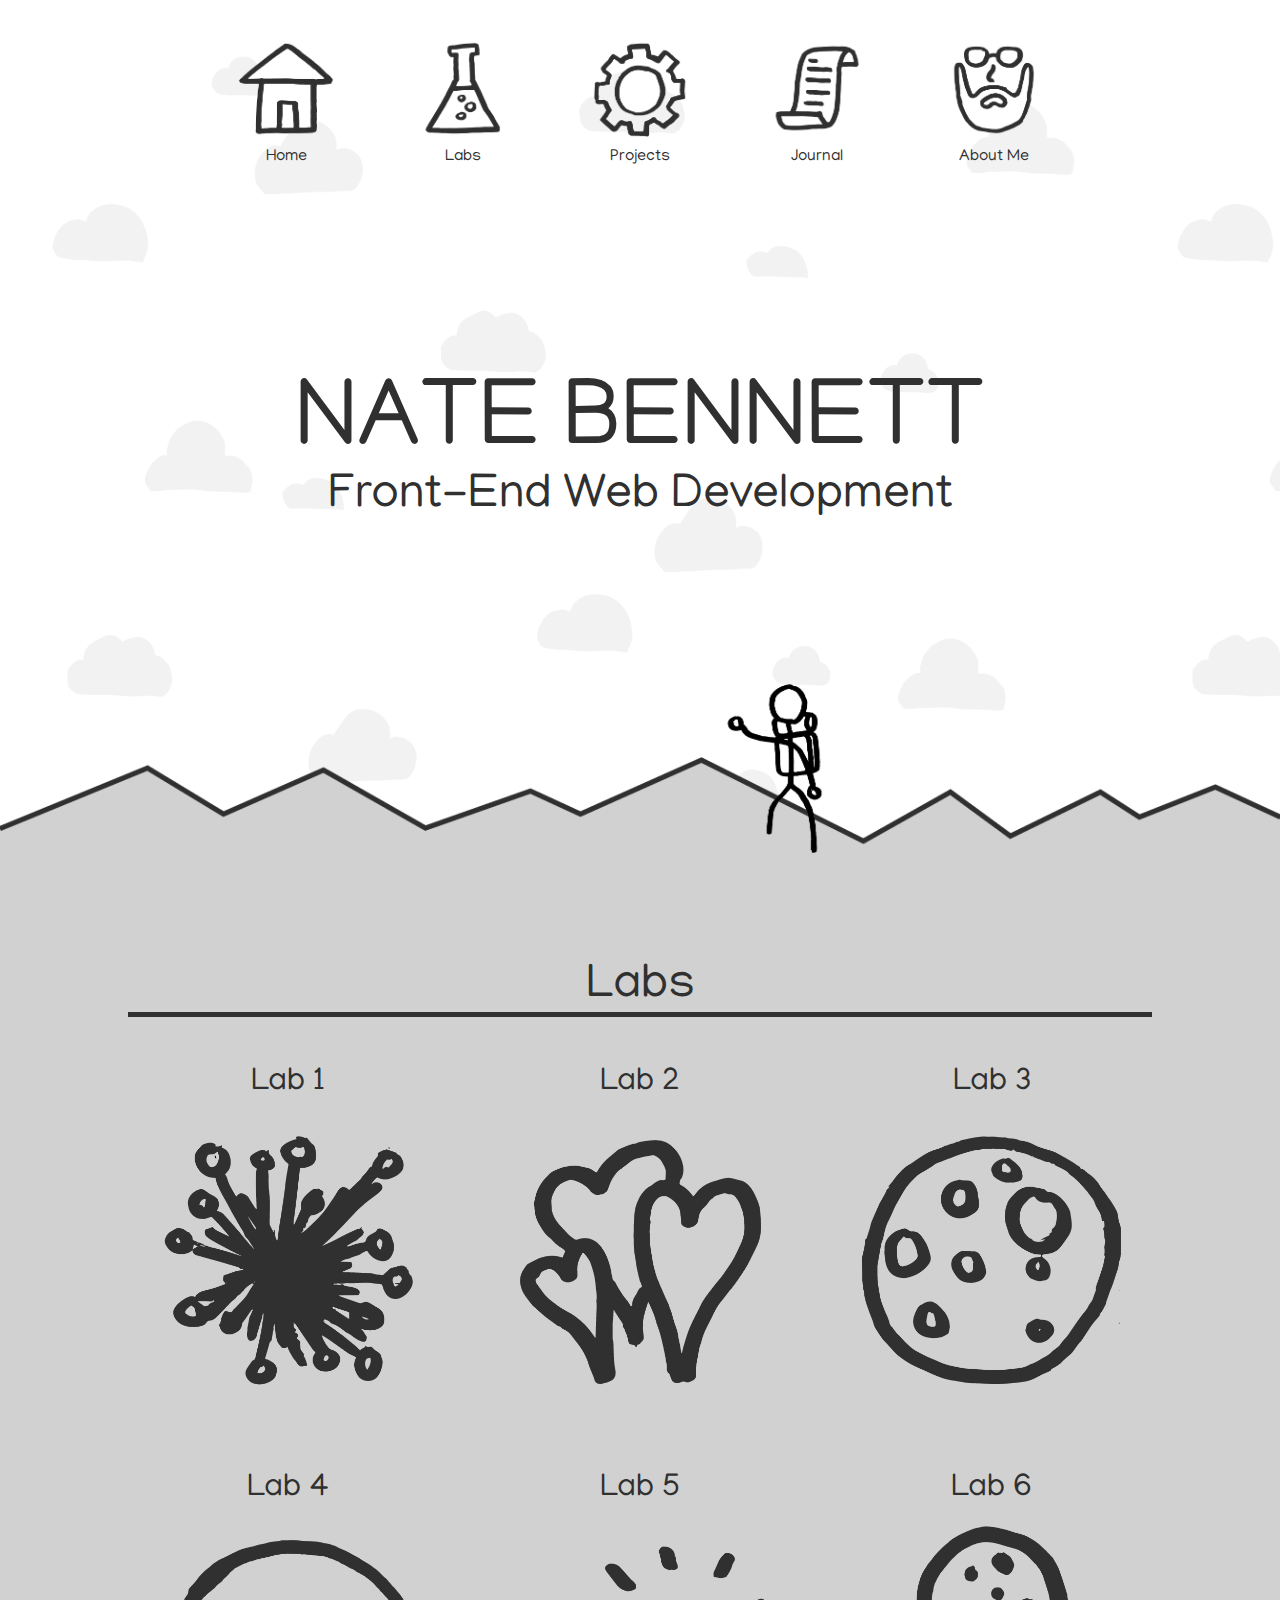
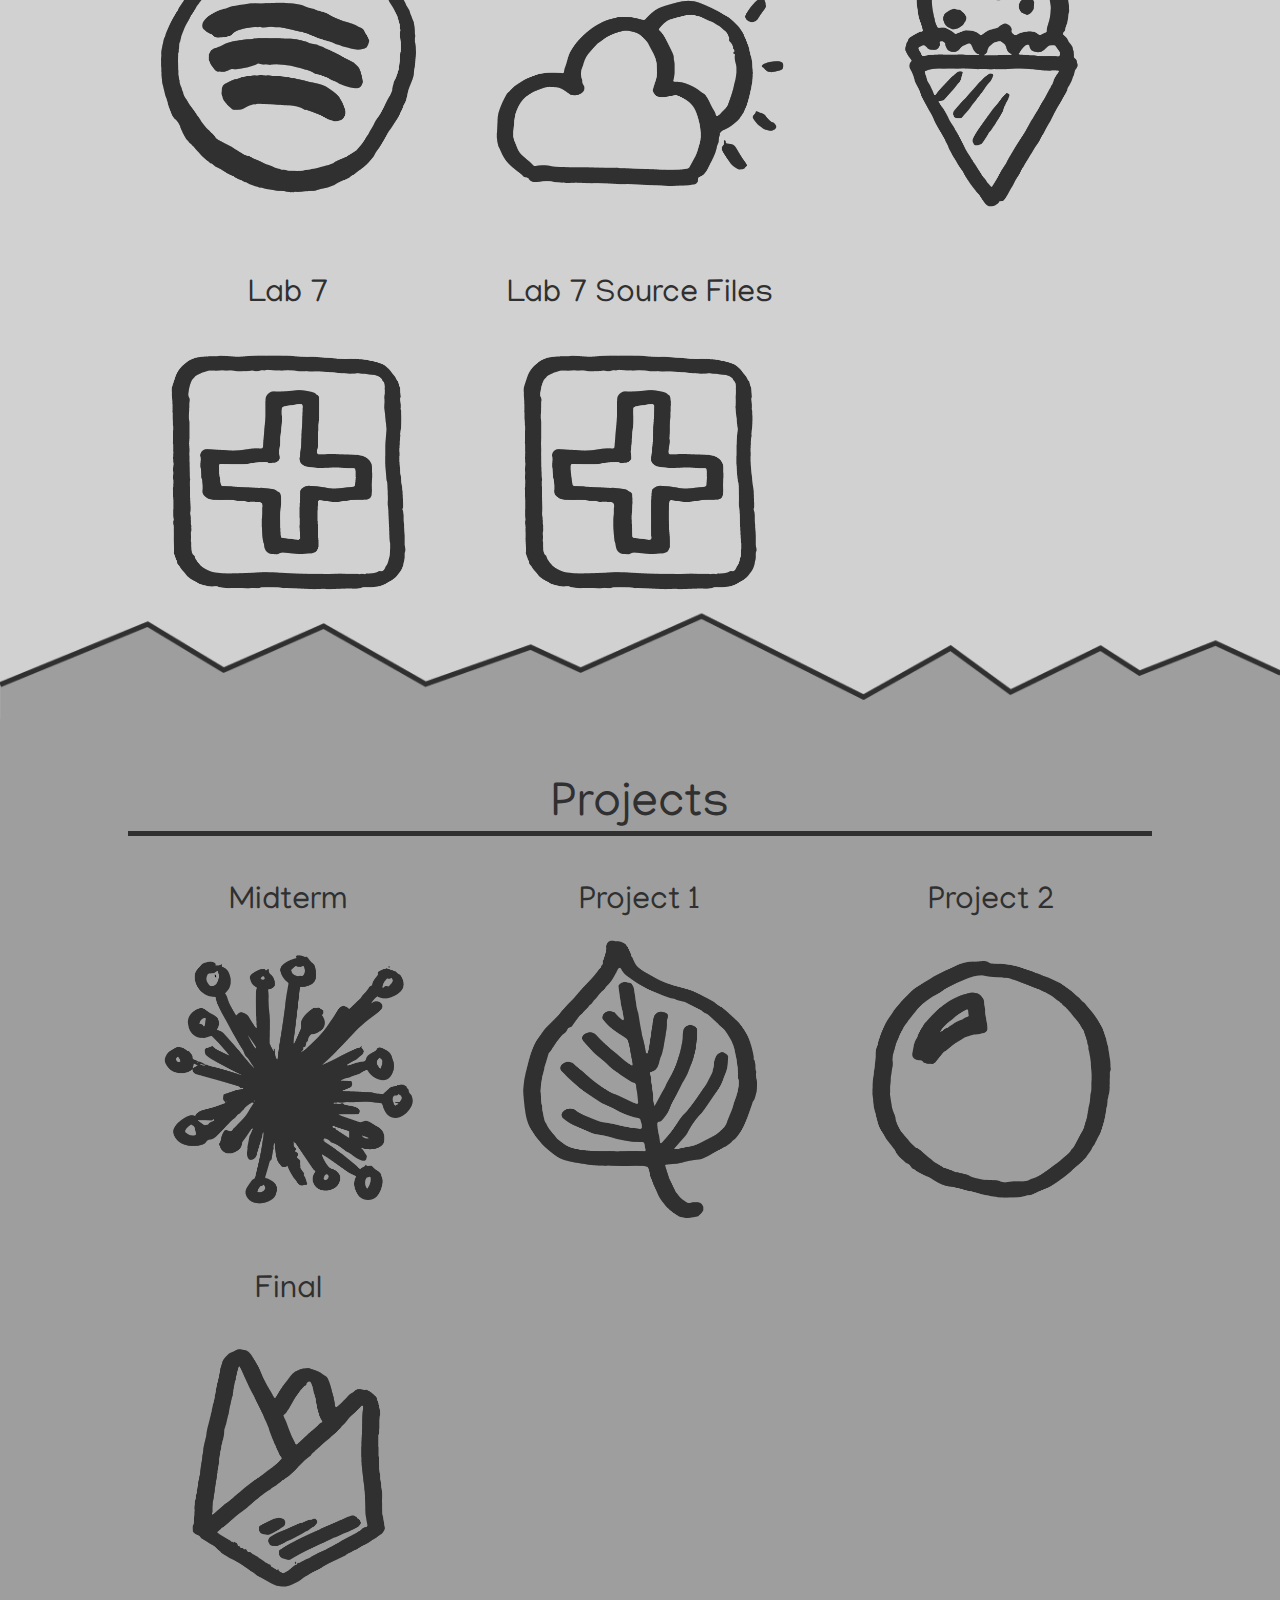
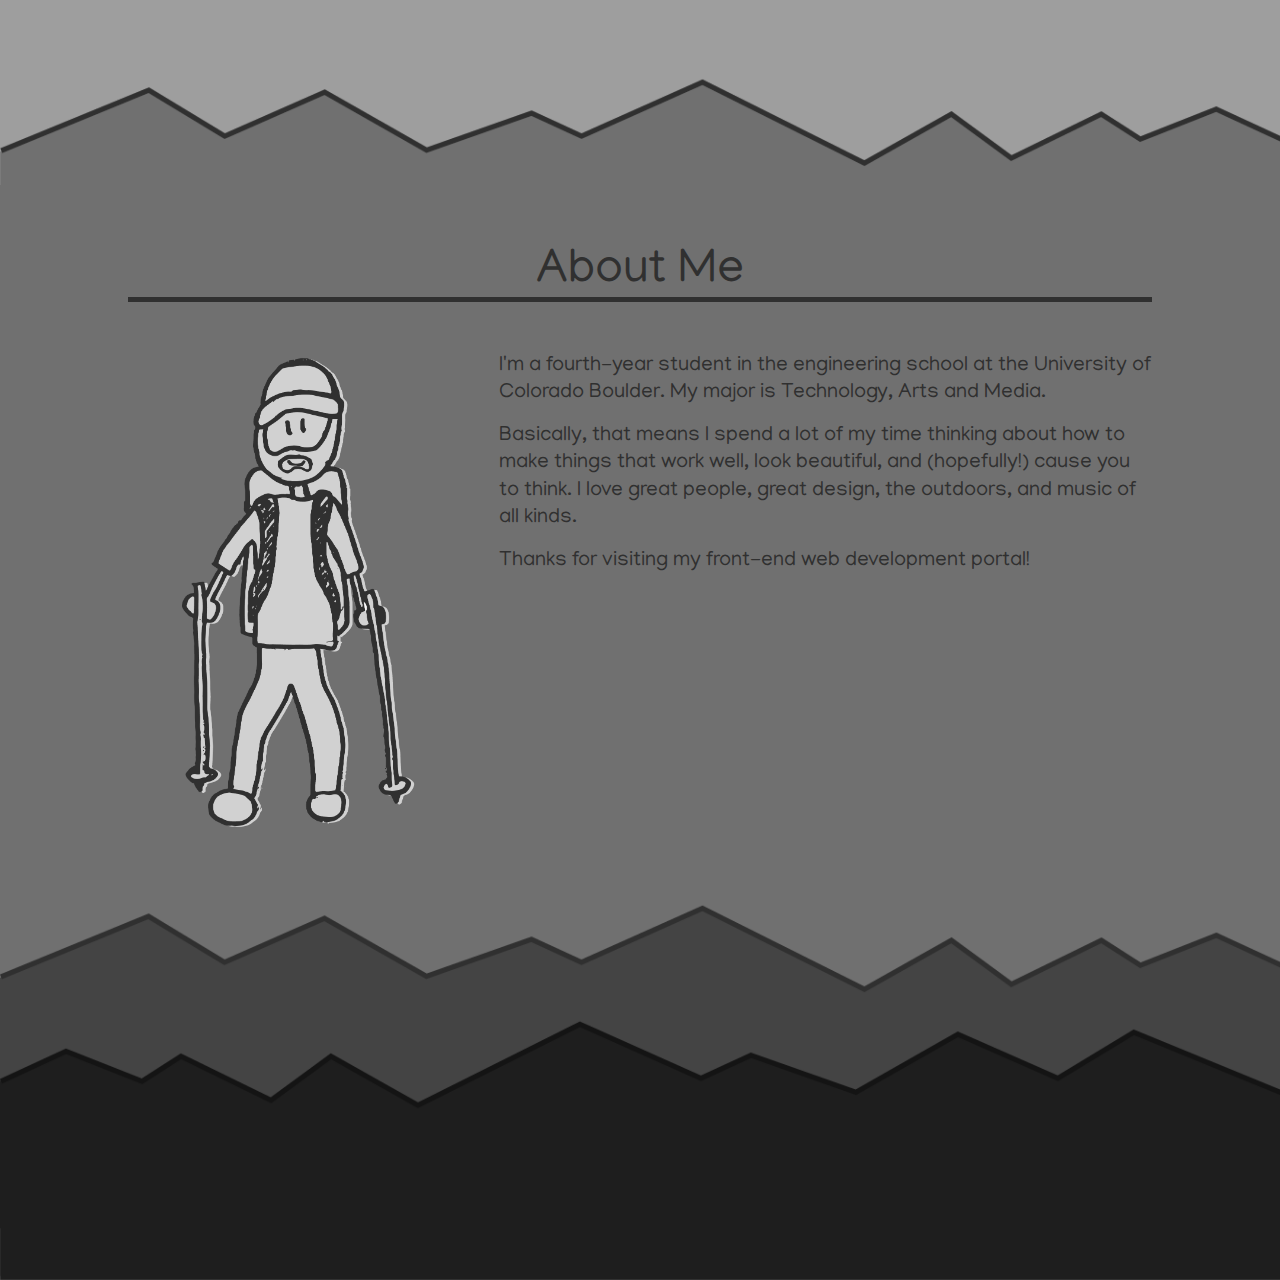
<file: index.html>
<!DOCTYPE html>
<html lang="en">
<head>
    <meta charset="UTF-8">
    <meta name="viewport" content="width=device-width, initial-scale=1.0">
    <meta http-equiv="X-UA-Compatible" content="ie=edge">
    <title>Nate's Front-End Development Portal</title>
    <link href="https://fonts.googleapis.com/css?family=Manjari:100,400,700&display=swap" rel="stylesheet">
    <link rel="stylesheet" href="reset.css">
    <link rel="stylesheet" href="portal.css">
</head>
<body>
    <nav>
        <a href="#firstPage" id="homeLink"><img id="homeIcon" src="img/home.png" alt="">Home</a>
        <a href="#labs" id="labLink"><img id="labIcon" src="img/labs.png" alt="">Labs</a>
        <a href="#projects" id="projectLink"><img id="projectIcon" src="img/projects.png" alt="">Projects</a>
        <a href="https://natebennett1.wordpress.com/" target="_blank" id="journalLink"><img id="journalIcon" src="img/journal.png" alt="">Journal</a>
        <a href="#lastPage" id="beardLink"><img id="beardIcon" src="img/beard.png" alt="">About Me</a>
    </nav>
    <section id="firstPage">
        <header>
            <h1 id="mainTitle">NATE BENNETT</h1>
            <h1 id="subtitle">Front-End Web Development</h1>
        </header>
        <img id="firstLayerBg" class="pic" src="img/firstLayer.png" alt="background mountain">
    </section>
    <main>
        <!-- To add a new lab: draw new icon, vectorize it in .ai file with grey color, color blue version, export to img file w 150ppi, name them lab#.png and lab#Active.png,
        go into HTML and update links and ids, go into Javascript and create new event listeners to switch image when clicked on,
        update link URL, and publish to creative server -->
        <div id="secondPage">
            <div id="endOfFirstPage"></div>
            <section id="labs" class="workSection">
                <h2 class="smallTitle">Labs</h2>
                <div class="gridContainer">
                    <a href="labs/lab1/index.html" target="_blank" id="lab1Link">
                        <h3>Lab 1</h3>
                        <img id="lab1Icon" class="workImg pic" src="img/lab1.png" alt="Lab 1 Icon">
                    </a>
                    <a href="labs/lab2/index.html" id="lab2Link">
                        <h3>Lab 2</h3>
                        <img id="lab2Icon" class="workImg pic" src="img/lab2.png" alt="Lab 2 Icon">
                    </a>
                    <a href="labs/lab3/index.html" id="lab3Link">
                        <h3>Lab 3</h3>
                        <img id="lab3Icon" class="workImg pic" src="img/lab3.png" alt="Lab 3 Icon">
                    </a>
                    <a href="labs/lab4/index.html" id="lab4Link">
                        <h3>Lab 4</h3>
                        <img id="lab4Icon" class="workImg pic" src="img/lab4.png" alt="Lab 4 Icon">
                    </a>
                    <a href="labs/lab5/index.html" id="lab5Link">
                        <h3>Lab 5</h3>
                        <img id="lab5Icon" class="workImg pic" src="img/lab5.png" alt="Lab 5 Icon">
                    </a>
                    <a href="labs/lab6/index.html" id="lab6Link">
                        <h3>Lab 6</h3>
                        <img id="lab6Icon" class="workImg pic" src="img/lab6.png" alt="Lab 6 Icon">
                    </a>
                    <a href="labs/lab7/react-build/index.html" id="lab7Link">
                        <h3>Lab 7</h3>
                        <img id="lab7Icon" class="workImg pic" src="img/lab7.png" alt="Lab 7 Icon">
                    </a>
                    <a href="labs/lab7files/" id="lab7filesLink">
                        <h3>Lab 7 Source Files</h3>
                        <img id="lab7filesIcon" class="workImg pic" src="img/lab7.png" alt="Lab 7 Icon">
                    </a>
                </div>
            </section>
            <div id="endOfSecondPage"></div>
            <img id="secondLayerBg" class="pic" src="img/secondLayer.png" alt="background mountain">
        </div>
        <div id="thirdPage">
            <section id="projects" class="workSection">
                <h2 class="smallTitle">Projects</h2>
                <div class="gridContainer">
                    <a href="projects/midtermProject/index.html" target="_blank" id="midtermLink">
                        <h3>Midterm</h3>
                        <img id="midtermIcon" class="workImg pic" src="img/lab1.png" alt="Midterm Icon">
                    </a>
                    <a href="projects/project1/index.html" target="_blank" id="project1Link">
                        <h3>Project 1</h3>
                        <img id="project1Icon" class="workImg pic" src="img/project1.png" alt="Project 1 Icon">
                    </a>
                    <a href="projects/project2/react-build" target="_blank" id="project2Link">
                        <h3>Project 2</h3>
                        <img id="project2Icon" class="workImg pic" src="img/project2.png" alt="Project 2 Icon">
                    </a> 
                    <a href="projects/finalProject/index.html" target="_blank" id="finalLink">
                        <h3>Final</h3>
                        <img id="finalIcon" class="workImg pic" src="img/final.png" alt="Final Icon">
                    </a>
                </div>
            </section>
            <img id="thirdLayerBg" class="pic" src="img/thirdLayer.png" alt="background mountain">
        </div>
    </main>
    <section id="lastPage">
        <footer>
            <h2 class="smallTitle">About Me</h2>
            <div class="aboutMeSection">
                <img id="aboutMePic" class="pic" src="img/me.png" alt="Nate Bennett">
                <div id="textContainer">
                    <p>I'm a fourth-year student in the engineering school at the University of Colorado Boulder. My major is Technology, Arts and Media.</p><br>
                    <p>Basically, that means I spend a lot of my time thinking about how to make things that work well, look beautiful, and (hopefully!) cause you to think. I love great people, great design, the outdoors, and music of all kinds.</p><br>
                    <p>Thanks for visiting my front-end web development portal!</p>
                    <!-- Can un-comment this to add links in the future <p>Depending on what you want to learn more about me, click on the links below or contact me!</p> -->
                </div>
            </div>
        </footer>
        <img id="fourthLayerBg" class="pic" src="img/lastLayer.png" alt="background mountain">
    </section>
    <script src="jquery-3.4.1.min.js"></script>
    <script src="portal.js"></script>
</body>
</html>
</file>
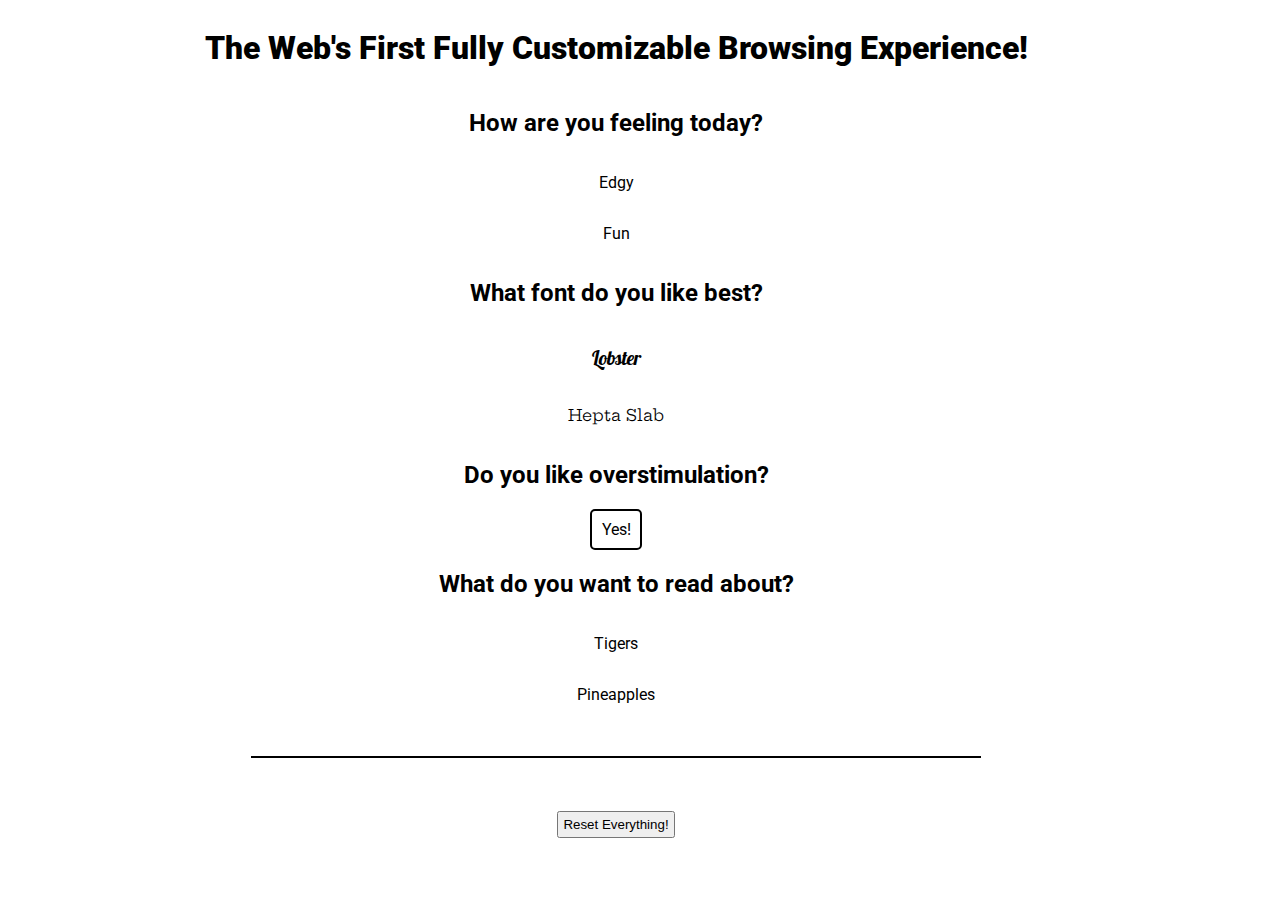
<file: labs/lab1/index.html>
<!DOCTYPE html>
<html lang="en">
<head>
    <meta charset="UTF-8">
    <meta name="viewport" content="width=device-width, initial-scale=1.0">
    <meta http-equiv="X-UA-Compatible" content="ie=edge">
    <link rel="stylesheet" href="lab01.css">
    <link href="https://fonts.googleapis.com/css?family=Hepta+Slab" rel="stylesheet">
    <link href="https://fonts.googleapis.com/css?family=Lobster" rel="stylesheet">
    <link href="https://fonts.googleapis.com/css?family=Roboto" rel="stylesheet">    
    <title>Lab 1</title>
</head>
<body>
    <h1 id="title">The Web's First Fully Customizable Browsing Experience!</h1>
    <section>
        <h2>How are you feeling today?</h2>
        <p id="edgy">Edgy</p>
        <p id="fun">Fun</p>
    </section>
    <section>
        <h2>What font do you like best?</h2>
        <p id="lobster">Lobster</p>
        <p id="hepta">Hepta Slab</p>
    </section>
    <section>
        <h2>Do you like overstimulation?</h2>
        <div id="yesFireworks">Yes!</div>
    </section>
    <section>
        <h2>What do you want to read about?</h2>
        <p id="tigers">Tigers</p>
        <p id="pineapples">Pineapples</p>
    </section>
    <section id="empty">
    </section>
    <div id="separator">
        <p> </p>
    </div>
        <button type="button" id="reset">Reset Everything!</button>
    <script src="lab01.js"></script>
</body>
</html>
</file>
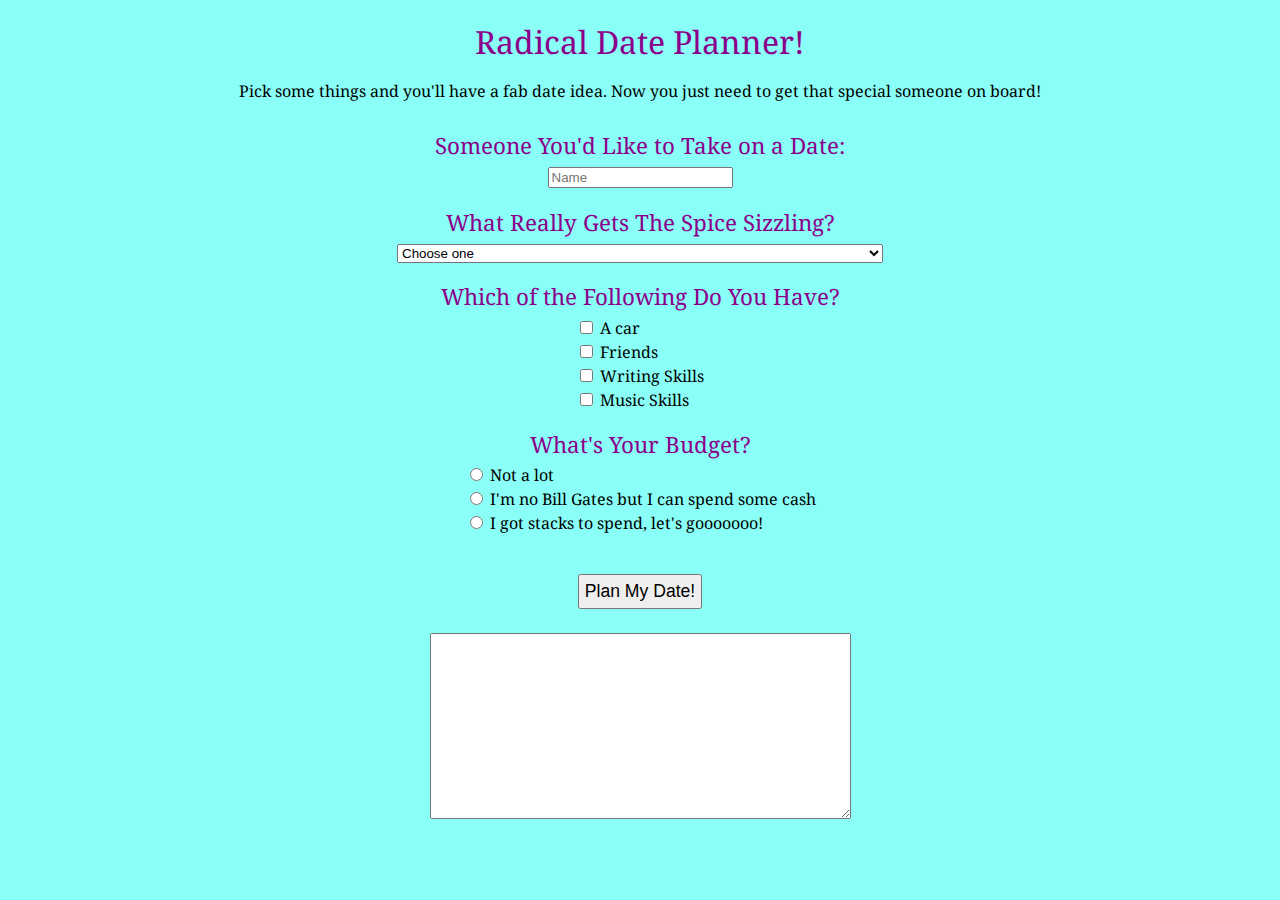
<file: labs/lab2/index.html>
<!DOCTYPE html>
<html lang="en">
<head>
    <meta charset="UTF-8">
    <meta name="viewport" content="width=device-width, initial-scale=1.0">
    <meta http-equiv="X-UA-Compatible" content="ie=edge">
    <title>Lab 2</title>
    <link href="https://fonts.googleapis.com/css?family=Noto+Serif&display=swap" rel="stylesheet">
    <link rel="stylesheet" href="../../reset.css">
    <link rel="stylesheet" href="lab2.css">
</head>
<body>
    <h1>Radical Date Planner!</h1>
    <p>Pick some things and you'll have a fab date idea. Now you just need to get that special someone on board!</p>
    <form>
        <h2>Someone You'd Like to Take on a Date:</h2>
        <input class="bottomMargin" type="text" id="name" placeholder="Name">
        <h2>What Really Gets The Spice Sizzling?</h2>
        <select id="idea" class="bottomMargin">
            <option value="none">Choose one</option>
            <option value="dinner">A nice romantic dinner, complete with wine and serenade</option>
            <option value="skydiving">An adrenaline-fueled skydiving session on a bright sunny day</option>
            <option value="getaway">An elaborate weekend getaway to another country, somewhere exotic and wild</option>
            <option value="picnic">A cute picnic in the park, with cheese, crackers and jam</option>
            <option value="casual">Nothing too fancy, just dinner in the neighborhood and a fun movie afterward</option>
        </select>
        <fieldset>
            <h2>Which of the Following Do You Have?</h2>
            <div class="group">
                <div>
                    <input type="checkbox" value="car" id="car">
                    <label for="car">A car</label>
                </div>
                <div>
                    <input type="checkbox" value="friends" id="friends">
                    <label for="friends">Friends</label>
                </div>
                <div>
                    <input type="checkbox" value="writing" id="writing">
                    <label for="writing">Writing Skills</label>
                </div>
                <div>
                    <input type="checkbox" value="music" id="music">
                    <label for="music">Music Skills</label>
                </div>
            </div>
        </fieldset>
        <fieldset>
            <h2>What's Your Budget?</h2>
            <div class="group">
                <div>
                    <input type="radio" value="low" name="budget" id="low">
                    <label for="low">Not a lot</label>
                </div>
                <div>
                    <input type="radio" value="medium" name="budget" id="medium">
                    <label for="medium">I'm no Bill Gates but I can spend some cash</label>
                </div>
                <div>
                    <input type="radio" value="high" name="budget" id="high">
                    <label for="high">I got stacks to spend, let's gooooooo!</label>
                </div>
            </div>
        </fieldset>
        <button type="button" id="enter">Plan My Date!</button>
    </form>
    <textarea name="output" id="output" cols="50" rows="10"></textarea>
    <script src="lab2.js"></script>
</body>
</html>
</file>
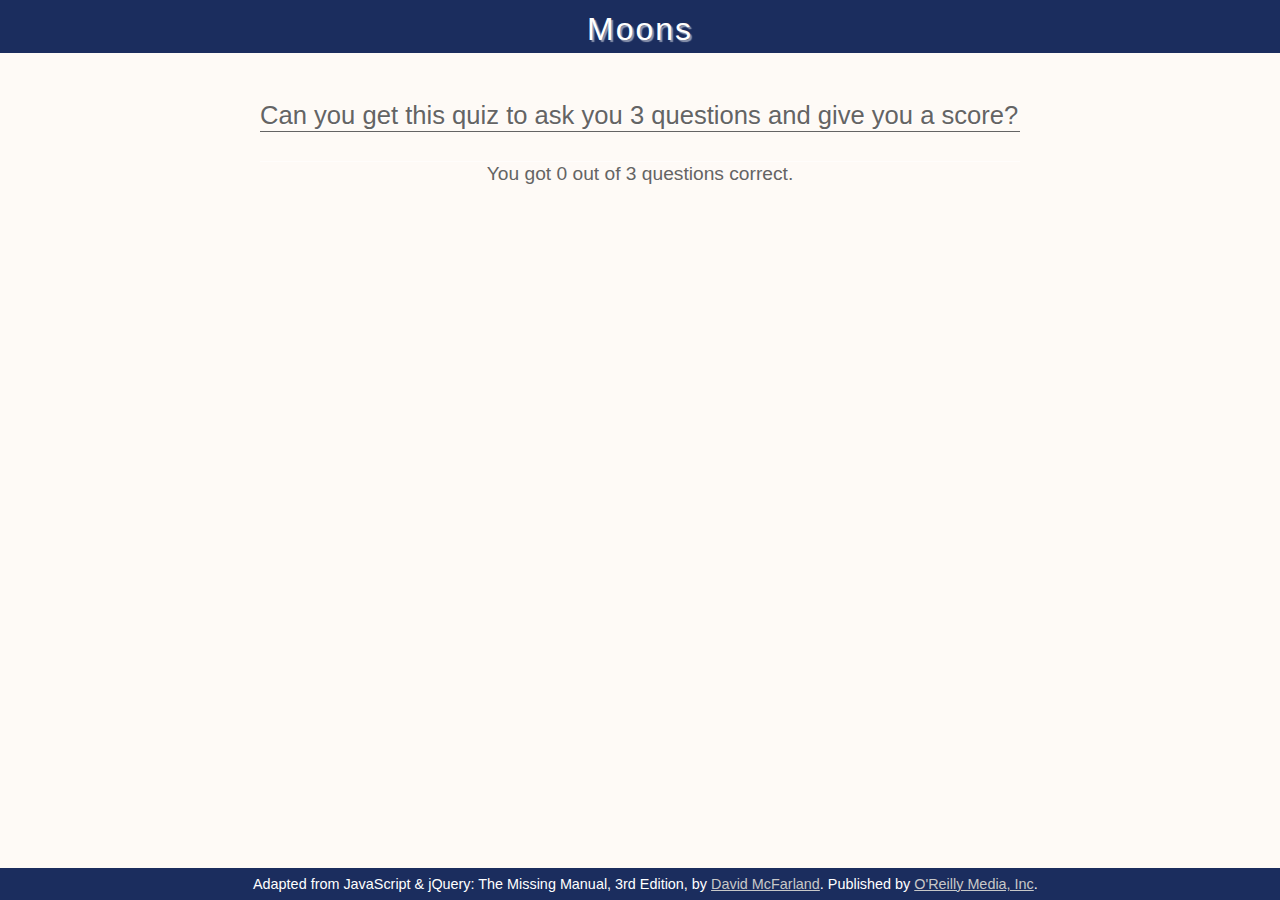
<file: labs/lab3/index.html>
<!DOCTYPE html>
<html>
<head>
<meta charset="UTF-8">
<title>Debugging Programs</title>
<link href="lab3.css" rel="stylesheet">
</head>

<body>
<div class="wrapper">
	<header>
    Moons
	</header>
	<div class="content">
		<div class="main">
			<h1>Can you get this quiz to ask you 3 questions and give you a score?</h1>
			<div id="questionArea">
			</div>
		</div>
	</div>
	<footer>
    <p>Adapted from JavaScript &amp; jQuery: The Missing Manual, 3rd Edition, by <a href="http://sawmac.com/">David McFarland</a>. Published by <a href="http://oreilly.com/">O'Reilly Media, Inc</a>.</p>
	</footer>
</div>
<script>alert("Ready for a quiz?");</script>
<script src="lab3.js"></script>

<!-- Error 1: runaway script tag in JS file -->
<!-- Error 2?: quiz was spelled qui in the html file -->
<!-- Error 3: no quotation marks around string in alert command -->
<!-- Error 4: needs end bracket after quiz question array -->
<!-- Error 5: quiz function needs to be called in linked js file instead of html file, can't reference it otherwise -->
<!-- Error 6: missing semicolon in for loop initializer -->
<!-- Error 7: in line 22, score+ needs to read score++ instead -->
<!-- Error 8: script needs to be linked at bottom of html for correct prompt order -->
<!-- Error 9: in JS line 14, quiz_questions.count needs to be quiz_questions.length -->
<!-- Error 10: assignment operator in line 23 instead of equality comparison -->
<!-- Error 11: in for loop, <= needs to be < -->


</body>
</html>
</file>
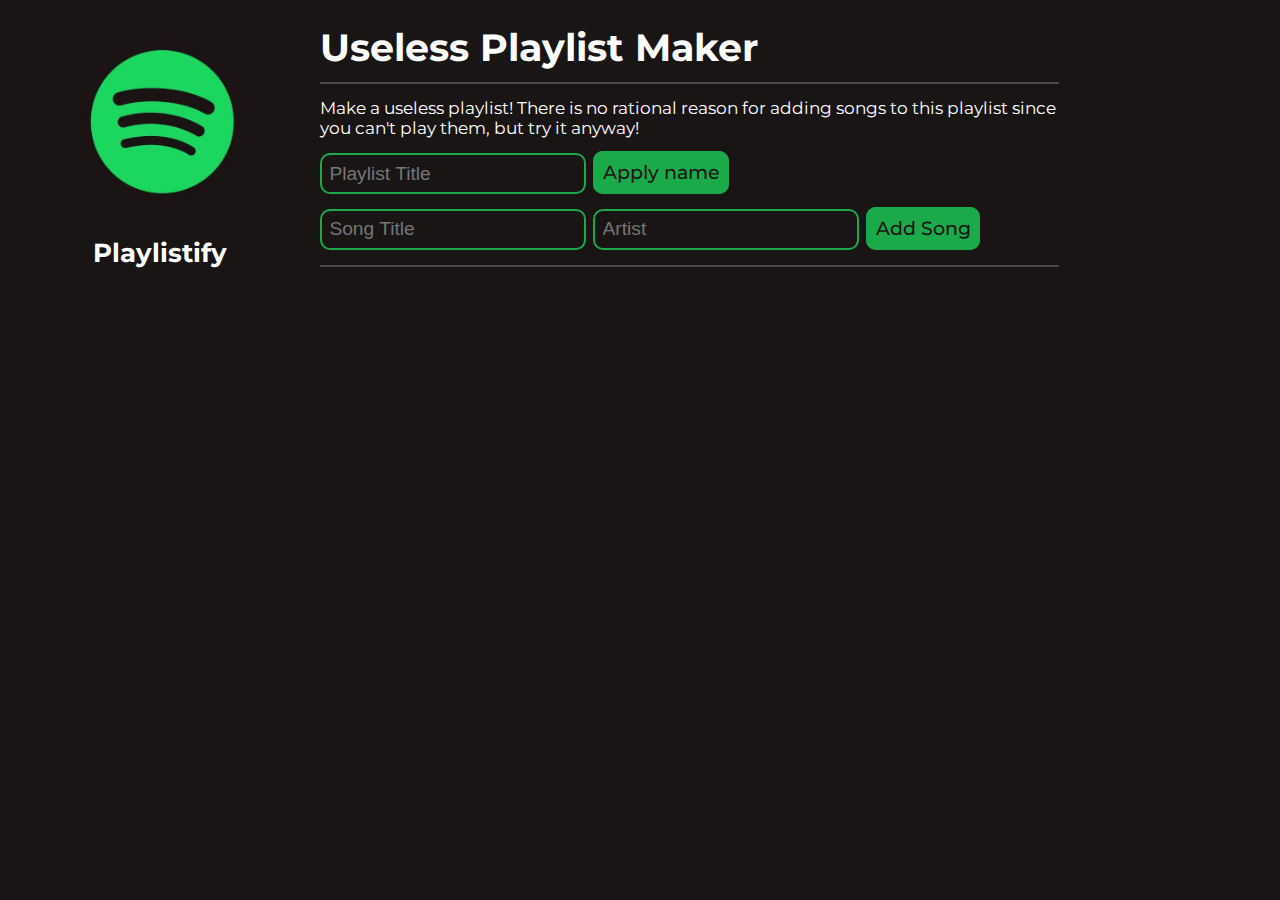
<file: labs/lab4/index.html>
<!DOCTYPE html>
<html lang="en">
<head>
    <meta charset="UTF-8">
    <meta name="viewport" content="width=device-width, initial-scale=1.0">
    <meta http-equiv="X-UA-Compatible" content="ie=edge">
    <title>Lab 4</title>
    <link href="https://fonts.googleapis.com/css?family=Montserrat:300,400,500,700,800&display=swap" rel="stylesheet">
    <link rel="stylesheet" href="../../reset.css">
    <link rel="stylesheet" href="lab4.css">
</head>
<body>
    <section>
        <img src="spotify.jpg" alt="Spotify logo">
        <h1>Playlistify</h1>
    </section>
    <main>
        <h2>Useless Playlist Maker</h2>
        <p>Make a useless playlist! There is no rational reason for adding songs to this playlist since you can't play them, but try it anyway!</p>
        <div>
            <input type="text" id="playlistAdder" placeholder="Playlist Title"><span class="button" id="nameButton">Apply name</span>
        </div>
        <div>
            <input type="text" id="songAdder" placeholder="Song Title"><input id="artistAdder" type="text" placeholder="Artist"><span class="button" id="addButton">Add Song</span>
        </div>
        <div class="playlistContainer">
            <h3 id="playlistNameContainer"></h3>
            <ul id="playlist"></ul>
        </div>
    </main>
    <script src="https://code.jquery.com/jquery-3.4.1.js"
        integrity="sha256-WpOohJOqMqqyKL9FccASB9O0KwACQJpFTUBLTYOVvVU="
        crossorigin="anonymous">
    </script>
    <script src="lab4.js"></script>
</body>
</html>
</file>
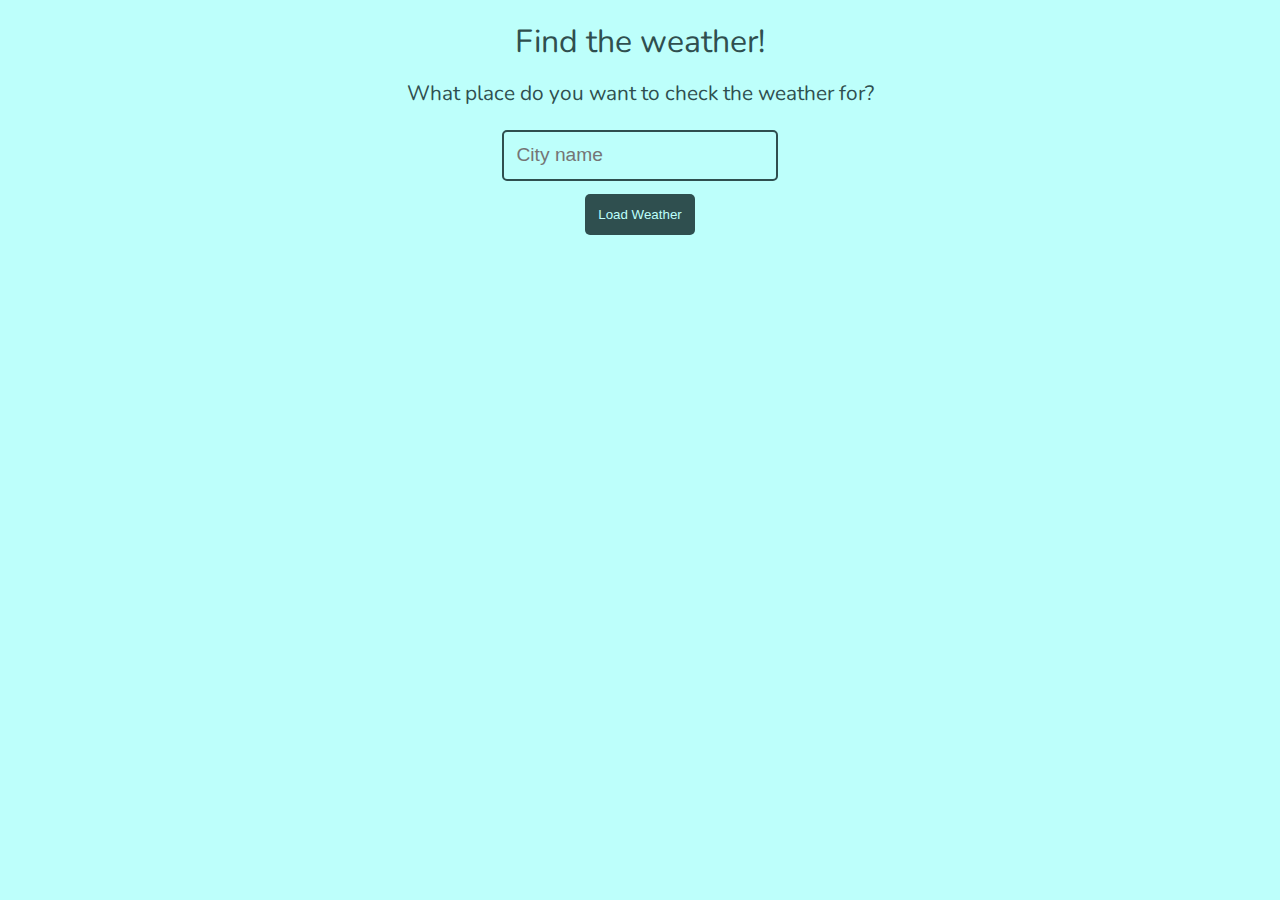
<file: labs/lab5/index.html>
<!DOCTYPE html>
<html lang="en">
<head>
    <meta charset="UTF-8">
    <meta name="viewport" content="width=device-width, initial-scale=1.0">
    <meta http-equiv="X-UA-Compatible" content="ie=edge">
    <link href="https://fonts.googleapis.com/css?family=Nunito&display=swap" rel="stylesheet">
    <link rel="stylesheet" href="../../reset.css">
    <link rel="stylesheet" href="lab5.css">
    <title>Lab 5</title>
</head>
<body>
    <h1>Find the weather!</h1>
    <h2>What place do you want to check the weather for?</h2>
    <input type="text" id="inputBox" placeholder="City name">
    <button id="query">Load Weather</button>
    <section id="results"></section>
    <script src="https://code.jquery.com/jquery-3.4.1.js"
        integrity="sha256-WpOohJOqMqqyKL9FccASB9O0KwACQJpFTUBLTYOVvVU="
        crossorigin="anonymous">
    </script>
    <script src="lab5.js"></script>
</body>
</html>
</file>
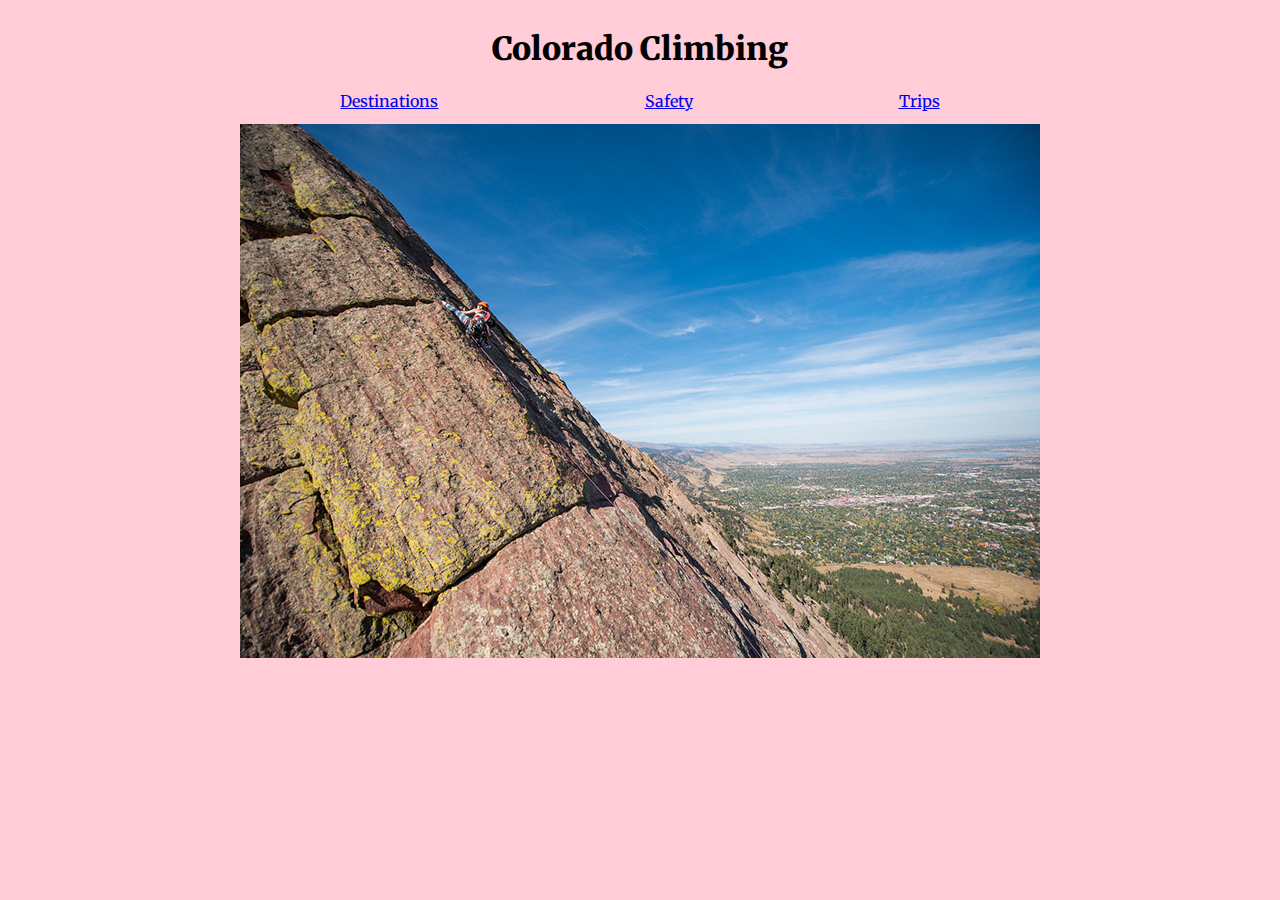
<file: projects/midtermProject/index.html>
<!DOCTYPE html>
<html lang="en">
<head>
    <meta charset="UTF-8">
    <meta name="viewport" content="width=device-width, initial-scale=1.0">
    <meta http-equiv="X-UA-Compatible" content="ie=edge">
    <link rel="stylesheet" href="midterm.css">
    <title>Colorado Climbing</title>
</head>
<body id="homepage">
    <h1>Colorado Climbing</h1>
    <nav>
        <a href="destinations.html">Destinations</a>
        <a href="safety.html">Safety</a>
        <a href="trips.html">Trips</a>
    </nav>
    <main>
        <img src="images/flatirons.jpg" alt="flatirons">
    </main>
</body>
</html>
</file>
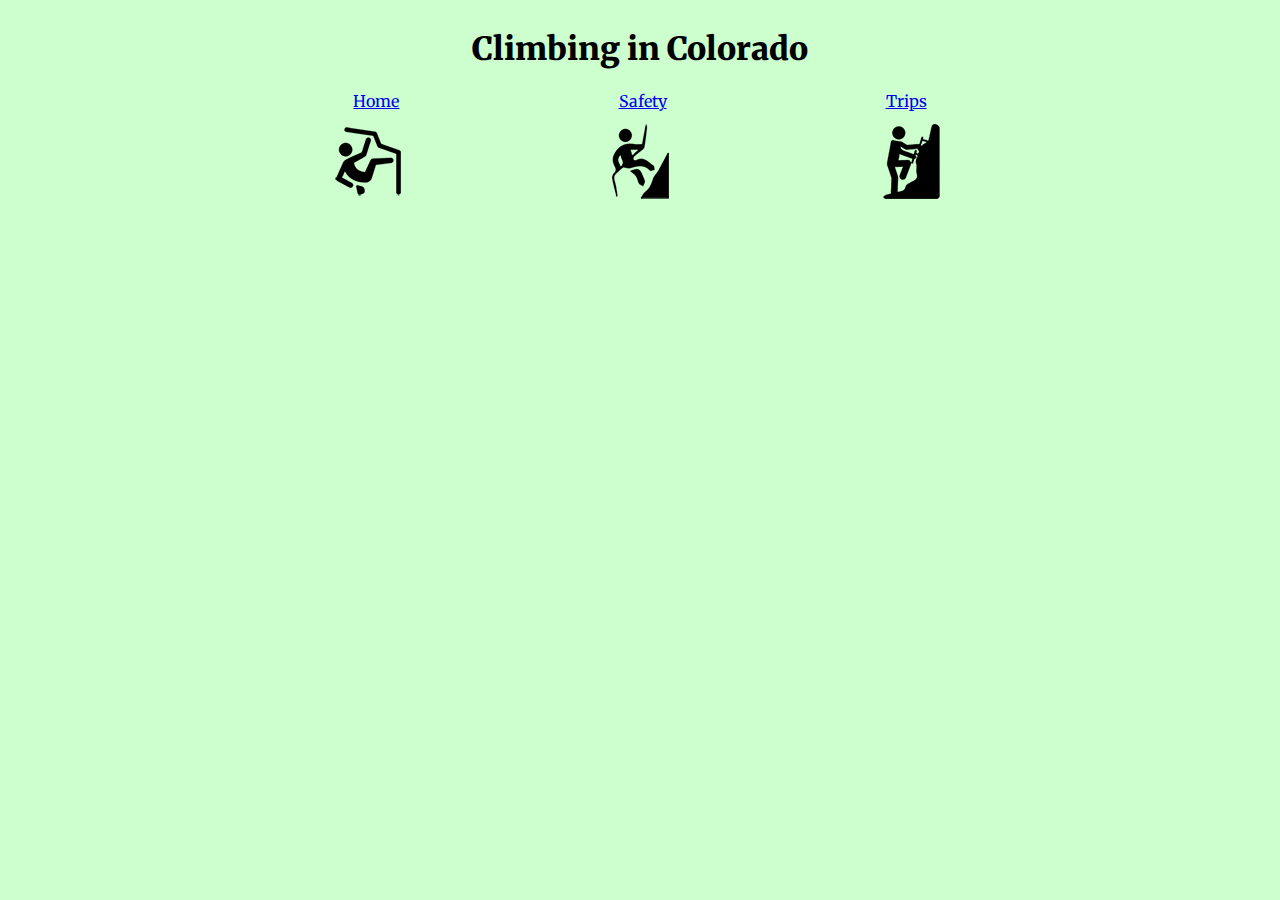
<file: projects/midtermProject/destinations.html>
<!DOCTYPE html>
<html lang="en">
<head>
    <meta charset="UTF-8">
    <meta name="viewport" content="width=device-width, initial-scale=1.0">
    <meta http-equiv="X-UA-Compatible" content="ie=edge">
    <link rel="stylesheet" href="midterm.css">
    <title>Colorado Climbing Destinations</title>
</head>
<body id="destinations">
    <h1>Climbing in Colorado</h1>
    <nav>
        <a href="index.html">Home</a>
        <a href="safety.html">Safety</a>
        <a href="trips.html">Trips</a>
    </nav>
    <section>
        <img id="boulderIcon" src="images/icon_boulder.png" alt="Boulder">
        <img id="rockIcon" src="images/icon_rock.png" alt="Rock">
        <img id="iceIcon" src="images/icon_ice.png" alt="Ice">
    </section>
    <main id="contentArea">

    </main>
    <script src="https://code.jquery.com/jquery-3.4.1.js"
        integrity="sha256-WpOohJOqMqqyKL9FccASB9O0KwACQJpFTUBLTYOVvVU="
        crossorigin="anonymous">
    </script>
    <script src="destinations.js"></script>
</body>
</html>
</file>
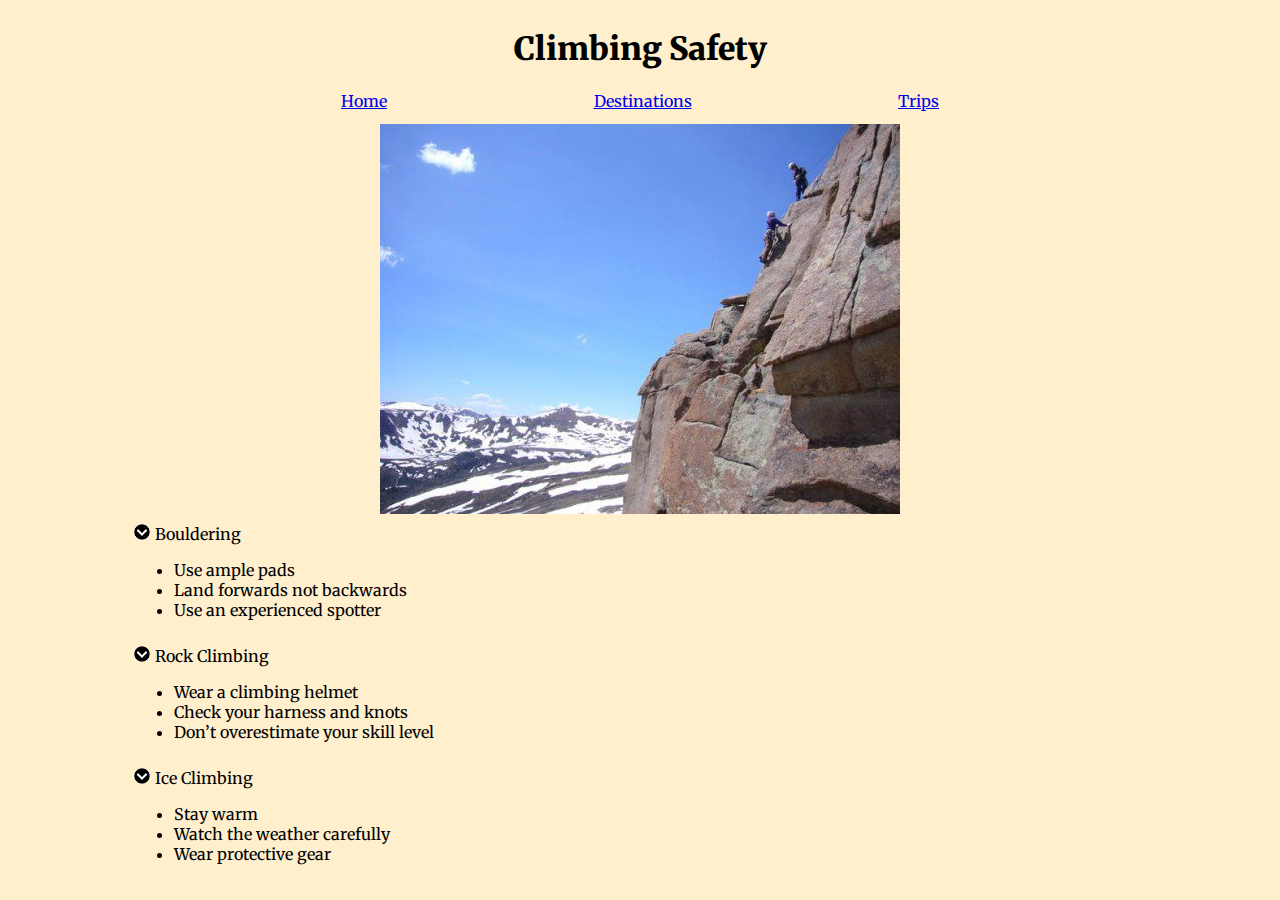
<file: projects/midtermProject/safety.html>
<!DOCTYPE html>
<html lang="en">
<head>
    <meta charset="UTF-8">
    <meta name="viewport" content="width=device-width, initial-scale=1.0">
    <meta http-equiv="X-UA-Compatible" content="ie=edge">
    <link rel="stylesheet" href="midterm.css">
    <title>Climbing Safety</title>
</head>
<body id="safety">
    <h1>Climbing Safety</h1>
    <nav>
        <a href="index.html">Home</a>
        <a href="destinations.html">Destinations</a>
        <a href="trips.html">Trips</a>
    </nav>
    <img src="images/independencepass.jpg" alt="Independence Pass">
    <main id="tipSection">
        <div class="topic">Bouldering</div>
        <ul class="tips">
            <li>Use ample pads</li>
            <li>Land forwards not backwards</li>
            <li>Use an experienced spotter</li>
        </ul>
        <div class="topic">Rock Climbing</div>
        <ul class="tips">
            <li>Wear a climbing helmet</li>
            <li>Check your harness and knots</li>
            <li>Don’t overestimate your skill level</li>
        </ul>
        <div class="topic">Ice Climbing</div>
        <ul class="tips">
            <li>Stay warm</li>
            <li>Watch the weather carefully</li>
            <li>Wear protective gear</li>
        </ul>
    </main>
    <script src="https://code.jquery.com/jquery-3.4.1.js"
        integrity="sha256-WpOohJOqMqqyKL9FccASB9O0KwACQJpFTUBLTYOVvVU="
        crossorigin="anonymous">
    </script>
    <script src="safety.js"></script>
</body>
</html>
</file>
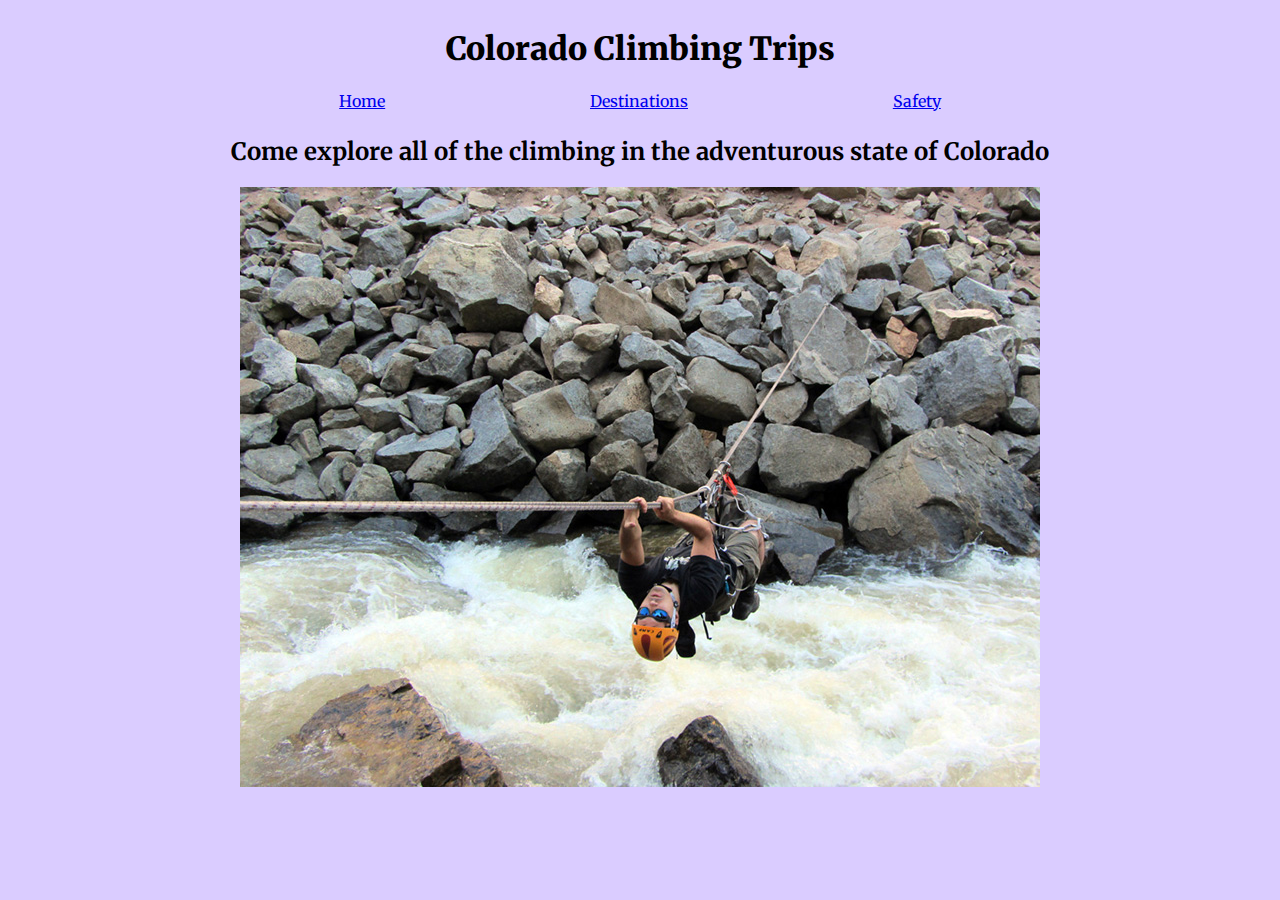
<file: projects/midtermProject/trips.html>
<!DOCTYPE html>
<html lang="en">
<head>
    <meta charset="UTF-8">
    <meta name="viewport" content="width=device-width, initial-scale=1.0">
    <meta http-equiv="X-UA-Compatible" content="ie=edge">
    <link rel="stylesheet" href="midterm.css">
    <title>Colorado Climbing Trips</title>
</head>
<body id="trips">
    <h1>Colorado Climbing Trips</h1>
    <nav>
        <a href="index.html">Home</a>
        <a href="destinations.html">Destinations</a>
        <a href="safety.html">Safety</a>
    </nav>
    <h2>Come explore all of the climbing in the adventurous state of Colorado</h2>
    <main>
        <img id="picture" src="images/climbing1.jpg" alt="Climbing">
    </main>
    <script src="https://code.jquery.com/jquery-3.4.1.js"
        integrity="sha256-WpOohJOqMqqyKL9FccASB9O0KwACQJpFTUBLTYOVvVU="
        crossorigin="anonymous">
    </script>
    <script src="trips.js"></script>
</body>
</html>
</file>
<file: portal.css>
html {
  scroll-behavior: smooth; }

body {
  font-family: "Manjari", sans-serif;
  display: flex;
  flex-direction: column;
  align-items: center;
  color: #303030; }

a:visited, a:link {
  text-decoration: none;
  color: #303030; }

a:hover, a:active {
  text-decoration: none;
  color: #0071BC; }

a {
  z-index: 100; }

p {
  font-size: 130%;
  line-height: 1.3em; }

nav {
  position: absolute;
  z-index: 5;
  top: 0;
  width: -webkit-fill-available;
  width: 100vw;
  display: flex;
  flex-direction: column;
  align-items: center;
  flex-direction: row;
  justify-content: center; }
  nav a {
    display: flex;
    flex-direction: column;
    align-items: center;
    margin: 3%; }
    nav a img {
      max-width: 100px;
      margin-bottom: 10px; }

.pic {
  max-width: 100%; }

#mainTitle {
  font-size: 600%; }

#subtitle {
  font-size: 300%; }

h3 {
  font-size: 200%; }

#projects {
  background-color: #9E9E9E; }

.noProjects {
  display: flex;
  flex-direction: column;
  align-items: center;
  margin: 3%; }

.smallTitle {
  font-size: 300%;
  border-bottom: solid 5px #303030;
  text-align: center; }

#firstPage {
  height: 100vh;
  min-height: -webkit-fill-available;
  width: 100vw;
  display: flex;
  flex-direction: column;
  align-items: center;
  justify-content: center;
  background-image: url(img/clouds.png);
  background-size: contain; }
  #firstPage header {
    display: flex;
    flex-direction: column;
    align-items: center; }

#firstLayerBg {
  width: 100vw; }

#secondPage, #thirdPage, #lastPage {
  width: 100vw;
  display: flex;
  flex-direction: column;
  align-items: center;
  position: relative; }

#secondPage {
  background-color: #D1D1D1;
  padding-bottom: 10%; }

#thirdPage {
  background-color: #9E9E9E;
  padding-bottom: 10%; }

#lastPage {
  background-color: #707070;
  padding-bottom: 30%; }

#secondLayerBg, #thirdLayerBg, #fourthLayerBg {
  position: absolute;
  bottom: 0; }

#firstLayerBg {
  position: absolute;
  z-index: 1;
  bottom: -1px; }

.gridContainer {
  display: grid;
  grid-template-columns: 1fr 1fr 1fr;
  column-gap: 3%;
  row-gap: 5%;
  margin-top: 5%; }
  .gridContainer a {
    display: flex;
    flex-direction: column;
    align-items: center; }

.aboutMeSection {
  display: grid;
  grid-template-columns: 1fr 3fr;
  margin-top: 5%;
  column-gap: 3%; }

#aboutMePic {
  max-width: 340px; }

#lastPage {
  display: flex;
  flex-direction: column;
  align-items: center; }

footer, .workSection {
  width: 80%;
  padding: 5% 0% 5% 0%; }

@media screen and (max-width: 849px) {
  nav a img {
    max-width: 70px; }

  #mainTitle {
    font-size: 400%; }

  #subtitle {
    font-size: 150%; }

  .smallTitle {
    font-size: 150%;
    border-bottom: solid 3px #303030; }

  h3 {
    font-size: 110%; }

  #aboutMePic {
    max-width: 200px; } }
@media screen and (max-width: 500px) {
  nav {
    justify-content: space-evenly; }
    nav a {
      margin: 5% 1% 1% 1%;
      font-size: 85%; }
      nav a img {
        max-width: 35px; }

  #mainTitle {
    font-size: 200%; }

  #subtitle {
    font-size: 120%; }

  .smallTitle {
    font-size: 120%;
    border-bottom: solid 2px #303030; }

  h3 {
    font-size: 100%; }

  #aboutMePic {
    max-width: 150px;
    margin-bottom: 5%; }

  .gridContainer {
    grid-template-columns: 1fr 1fr; }

  .aboutMeSection {
    display: flex;
    flex-direction: column;
    align-items: center; }

  p {
    font-size: 100%; } }

/*# sourceMappingURL=portal.css.map */
</file>
<file: labs/lab1/lab01.css>
/* GOOGLE FONTS
font-family: 'Lobster', cursive;
font-family: 'Roboto', sans-serif;
font-family: 'Hepta Slab', serif;
*/

body{
    background-color: white;
    font-family: 'Roboto', sans-serif;
    display: flex;
    flex-direction: column;
    justify-content: center;
    align-items: center;
    max-width: 95%;
}

section{
    display: flex;
    flex-direction: column;
    align-items: center;
}

#title{
    font-weight: 900;
}

#lobster{
    font-family: 'Lobster', cursive;
    font-size: 120%;
}

#hepta{
    font-family: 'Hepta Slab', serif;
}

#roboto{
    font-family: 'Roboto', sans-serif;
}

#yesFireworks{
    padding: 3%;
    border: 2px solid black;
    border-radius: 5px;
}

#empty{
    display: flex;
    flex-direction: column;
    align-items: center;
    max-width: 60%;
}

#separator{
    border-top: 2px solid black;
    margin-top: 3%;
    padding-top: 3%;
    width: 60%;
}

#reset{
    margin-bottom: 3%;
    padding: 4px;
}

#pic{
    max-width: 100%;
}
</file>
<file: labs/lab2/lab2.css>
body, form, fieldset{
    display: flex;
    flex-direction: column;
    align-items: center;
    font-family: 'Noto Serif', serif;
}

body{
    background-color: #8afff7;
}
h1, h2{
    color: darkmagenta;
}
h1{
    font-size: 200%;
    margin: 2% 0% 2% 0%;
}
h2{
    font-size: 140%;
    margin: 2% 0% 2% 0%;

}
p{
    margin-bottom: 2%;
}
.group{
    display: flex;
    flex-direction: column;
    align-items: flex-start;
    line-height: 1.5em;
}
#enter{
    margin: 5%;
    padding: 1%;
    font-size: 110%;
}
.bottomMargin, fieldset{
    margin-bottom: 3%;
}
textarea{
    font-family: 'Noto Serif', serif;
    margin-bottom: 5%;
}
</file>
<file: labs/lab3/lab3.css>
body {
	margin: 0;
	padding: 0;
	border: 0;
	font-size: 100%;
	vertical-align: baseline;
	line-height: 1.2;
	background-color: rgb(254,250,246);
	display: block;
	font-family: Arial, sans-serif;
}

header {
	position: fixed;
	top: 0;
	vertical-align: middle;
	width: 100%;
	background-color: rgb(27,45,94);
	padding: 10px 0 5px 0;
	text-align: center;
	color: rgb(255,255,255);
	text-shadow: 2px 2px 1px rgba(255,255,255,.5);
	letter-spacing: 2px;
	font-size: 200%;
}

.wrapper {
	margin-top: 100px;
}

.main {
	padding-bottom: 1em;
	border-bottom: solid 1px rgba(255,255,255,.5);
}

.main h1 {
	font-weight: normal;
	font-size: 160%;
	color: rgb(100,100,100);
	text-shadow: 1px 1px 1px rgb(255,255,255);
	border-bottom: solid 1px rgb(100,100,100);
	margin-bottom: 0.5em;
}

.content {
	max-width: 760px;
	margin: 0 auto;
	position: relative;
}

footer {
	position: fixed;
	bottom: 0;
	left: 0;
	width: 100%;
	background-color: rgb(27,45,94);
}

footer p {
	text-align: center;
	font-size: 90%;
	font-family: Arial, sans-serif;
	padding: .5em .25em .5em 1em;
	color:rgb(255,255,255);
	margin: 0;
}

footer a {
	color: rgb(200,200,200);
}

p {
	font-size: 120%;
	color: rgb(100,100,100);
	font-family: Arial, sans-serif;
	line-height: 125%;
	margin-bottom: 10px;
}

#result{
    margin: 0 auto;
}

#contain{
    display: flex;
    justify-content: center;
}
</file>
<file: labs/lab4/lab4.css>
body{
    font-family: 'Montserrat', sans-serif;
    background-color: #1A1515;
    color: white;
    font-size: 1.3vw;
    display: grid;
    grid-template-columns: 1fr 3fr;
}

section{
    display: flex;
    flex-direction: column;
    align-items: center;
}
main{
    padding: 3% 3% 3% 0%;
    margin-right: 20%;
}
h1, h2, h3{
    font-weight: 700;
}
h1{
    font-size: 2vw;
}
h2{
    font-size: 3vw;
    border-bottom: 2px solid #4C4848;
    padding-bottom: 2%;
    margin-bottom: 2%;
}
p{
    margin-bottom: 2%;
    line-height: 1.2em;
}
input{
    background-color: #1A1515;
    color: white;
    border: 2px solid #1AAA4A;
    border-radius: 10px;
    font-size: 1.5vw;
    padding: 1%;
}
.button{
    background-color: #1AAA4A;
    color: #1A1515;
    border: 2px solid #1AAA4A;
    border-radius: 10px;
    font-size: 1.5vw;
    padding: 1%;
    margin-left: 1%;
    font-weight: 500;
}
.button:hover{
    background-color: #1CD760;
    border: 2px solid #1CD760;
}
.playlistContainer{
    border-top: 2px solid #4C4848;
}
#playlistNameContainer{
    margin: 2% 0% 2% 0%;
    font-size: 2vw;
}
#artistAdder{
    margin-left: 1%;
}
div{
    margin-bottom: 2%;
}
li{
    max-width: 100%;
    padding: 1%;
    position: relative;
    border-top: 1px solid #4C4848;
    border-bottom: 1px solid #4C4848;
    z-index: 5;
}
.delete, .heart{
    position: absolute;
    text-align: center;
    font-weight: 700;
    top: 0;
}
.delete{
    right: 0;
    padding: 1% 1.2% 1% 1.2%;
    z-index: 7;
}
.heart{
    right: 4%;
    padding: 1%;
    z-index: 10;
}
.favorite{
    background-color:  #1CD760;
}
.heart:hover{
    background-color: #1CD760;
}
.delete:hover{
    background-color: red;
}
img{
    max-width: 70%;
    margin-top: 5%;
}
</file>
<file: labs/lab5/lab5.css>
body{
    color: darkslategray;
    background-color: #bdfffb;
    display: flex;
    flex-direction: column;
    align-items: center;
    justify-content: center;
    font-family: 'Nunito', sans-serif;
}

#weatherData{
    margin-top: 7%;
    width: 80%;
    display: flex;
    flex-direction: row;
    justify-content: center;
    align-items: center;
}

input{
    background-color: #bdfffb;
    border: solid 2px darkslategray;
    border-radius: 5px;
    padding: 1%;
    font-size: 120%;
    color: darkslategray;
}

button{
    margin-top: 1%;
    padding: 1%;
    background-color: darkslategray;
    border: none;
    border-radius: 5px;
    color: #bdfffb;
}

button:hover{
    background-color: #003330;
 
}

section{
    margin-top: 2%;
}

#currentTemp{
    font-size: 180%;
}

#lowTemp{
    color: #0062f5;
}
#highTemp{
    color: #f50014;
}
h1{
    font-size: 200%;
    margin: 2%;
}
h2{
    font-size: 130%;
    margin-bottom: 2%;
}
p{
    margin-top: 10%;
}
#weatherWords{
    display: flex;
    flex-direction: column;
    align-items: center;
    margin-left: 20%;
}

img{
    max-width: 100%;
}
</file>
<file: projects/midtermProject/midterm.css>
@import url('https://fonts.googleapis.com/css?family=Merriweather:400,700,900&display=swap');

body{
    font-family: 'Merriweather', serif;
    display: flex;
    flex-direction: column;
    align-items: center;
}
#homepage{
    background-color: #ffccd7;
}
#trips{
    background-color: #daccff;
}
#destinations{
    background-color: #ccffcd;
}
#safety{
    background-color: #ffefcc;
}
h1{
    font-weight: 900;
}
h2{
    margin-top: 1%;
}
nav, section{
    width: 80%;
    display: flex;
    flex-direction: row;
    justify-content: space-evenly;
}
nav{
    margin-bottom: 1%;
}
img{
    max-width: 100%;
}
#contentArea{
    max-width: 80%;
    display: grid;
    grid-template-columns: 1fr 1fr;
    column-gap: 1em;
    margin-top: 2%;
}
#tipSection{
    display: flex;
    flex-direction: column;
    align-items: flex-start;
    justify-content: flex-start;
    width: 80%;
}
.topic{
    margin-top: 10px;
    padding: 0 0 0 1.3em;
    background: url('images/downarrow.png') no-repeat;
}
.closeTopic{
    background: url('images/uparrow.png') no-repeat;
}

@media screen and (max-width: 600px){
    #contentArea{
        grid-template-columns: 1fr;
    }
    h1{
        font-size: 150%;
    }
    h2{
        font-size: 120%;
    }
}
</file>
